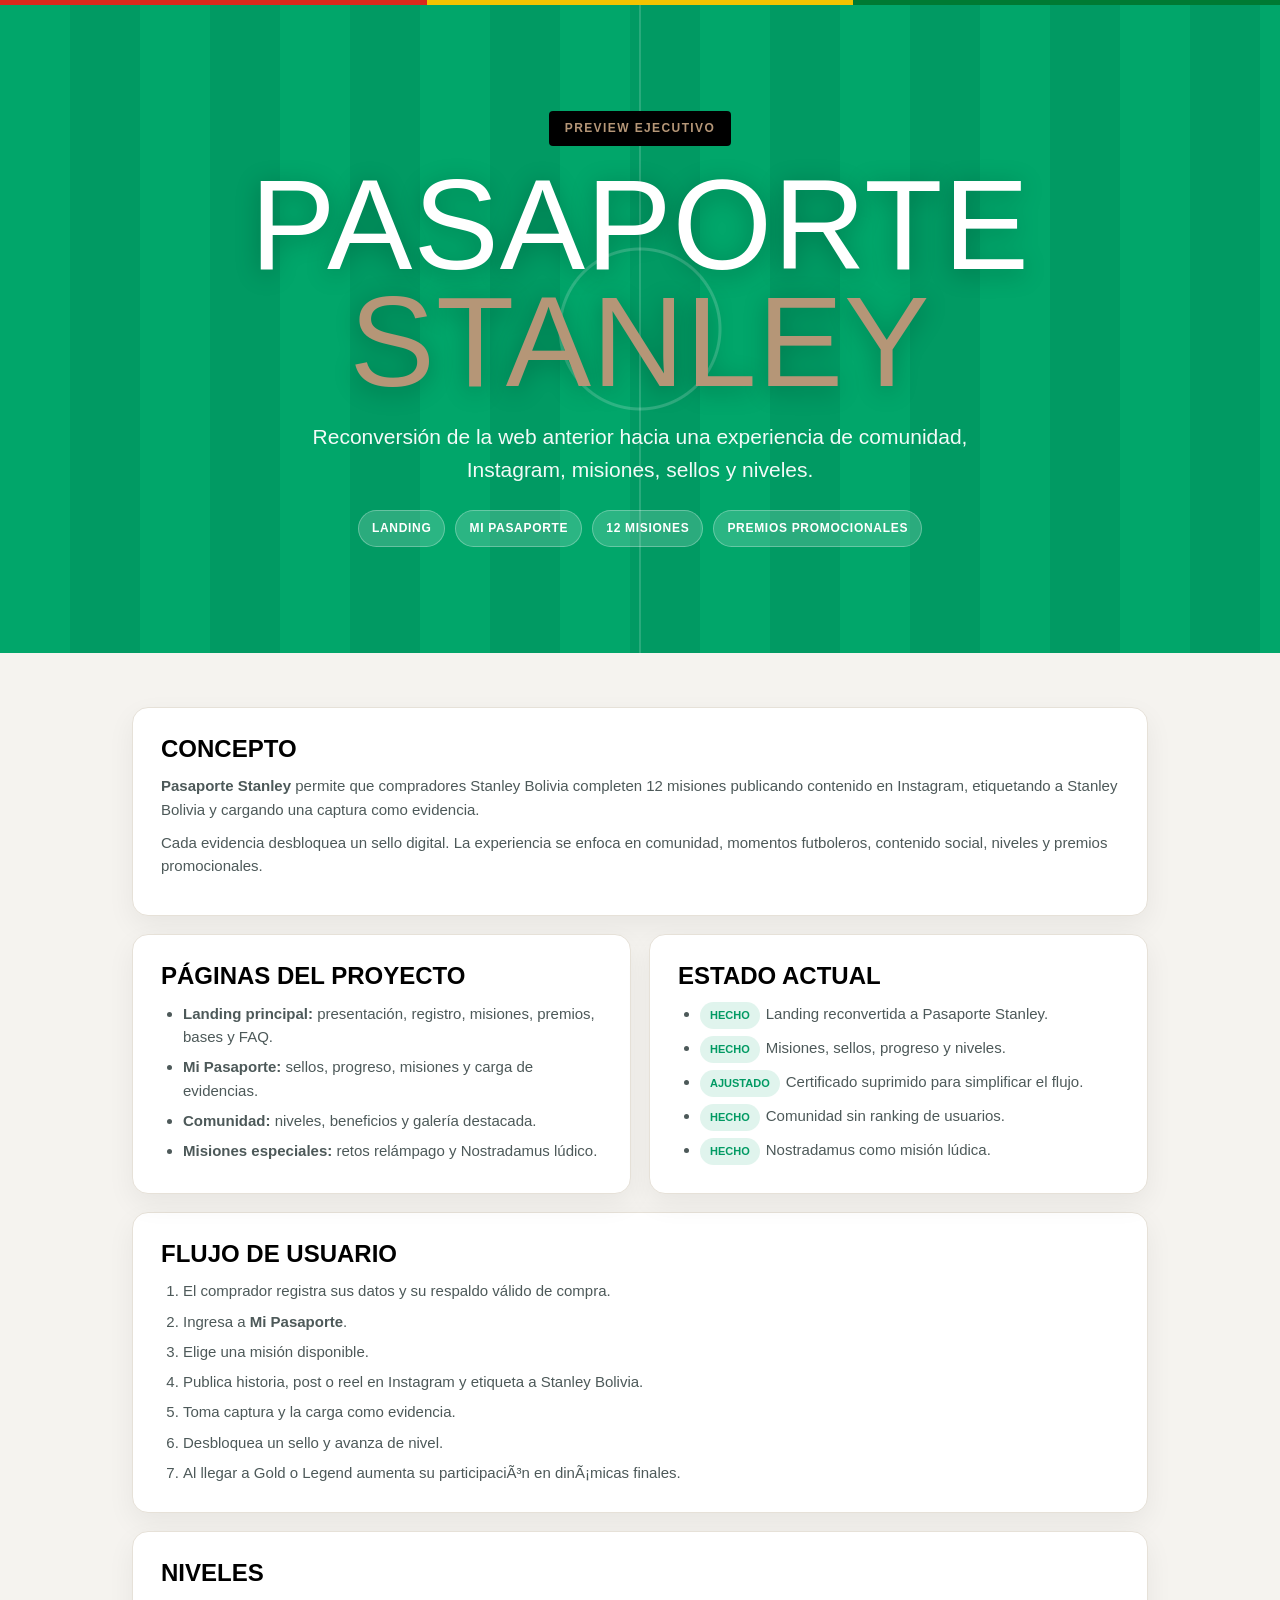
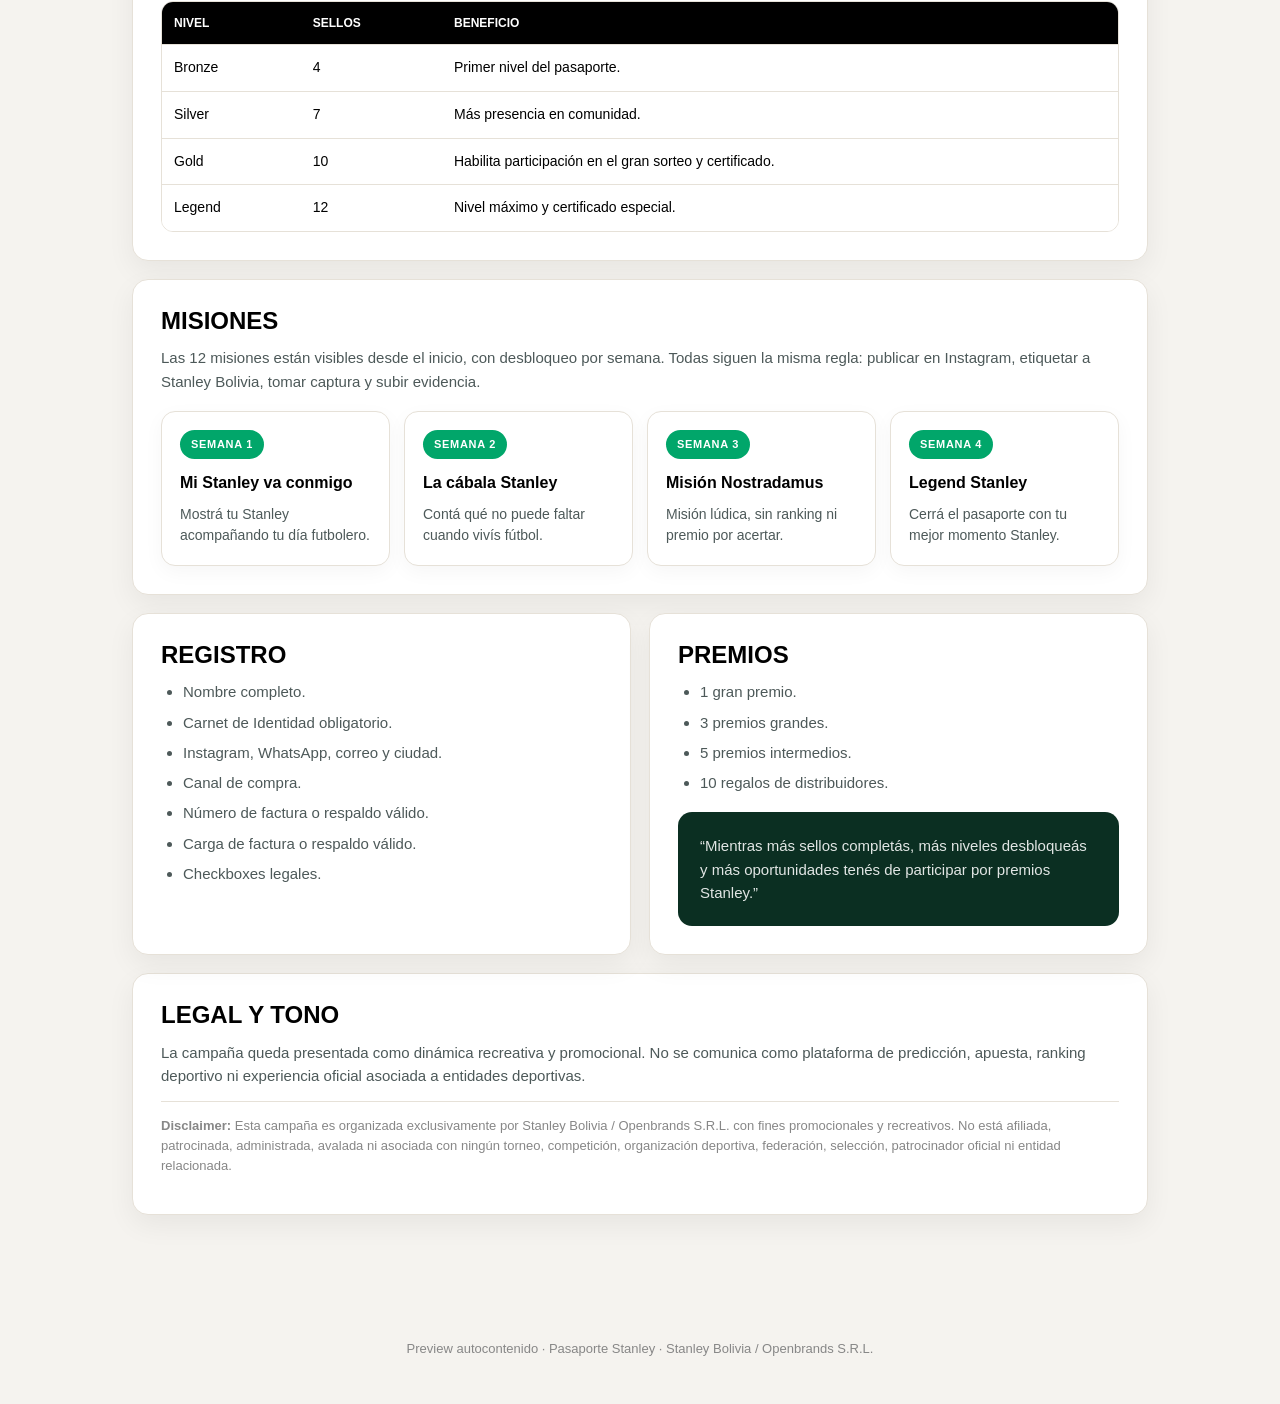
<file: pasaporte-stanley-preview-autocontenido.html>
<!doctype html>
<html lang="es">
<head>
<meta charset="utf-8">
<meta name="viewport" content="width=device-width, initial-scale=1">
<title>Preview · Pasaporte Stanley</title>
<style>
  :root{
    --green:#01A66A;
    --green-2:#019A63;
    --green-dark:#03301f;
    --green-deep:#022417;
    --tan:#b59677;
    --tan-dark:#9c7e5f;
    --ink:#000;
    --paper:#fff;
    --mist:#f5f3ef;
    --line:#e6e1d8;
    --text:#4d5959;
    --soft:#878787;
    --red:#DA291C;
    --yellow:#F4C300;
    --bo-green:#007A33;
  }
  *{box-sizing:border-box;margin:0}
  body{font-family:Arial,Helvetica,sans-serif;background:var(--mist);color:var(--text);line-height:1.55}
  .flagbar{height:5px;background:linear-gradient(90deg,var(--red) 0 33.33%,var(--yellow) 33.33% 66.66%,var(--bo-green) 66.66% 100%)}
  .pitch{
    background:
      radial-gradient(circle at 50% 50%,transparent 78px,rgba(255,255,255,.18) 79px 81px,transparent 82px),
      linear-gradient(rgba(255,255,255,.16),rgba(255,255,255,.16)) 50% 0/2px 100% no-repeat,
      repeating-linear-gradient(90deg,var(--green) 0 70px,var(--green-2) 70px 140px);
    color:#fff;
  }
  .cover{min-height:72vh;display:flex;align-items:center;justify-content:center;text-align:center;padding:64px 22px}
  .cover-inner{max-width:920px}
  .brand{display:inline-block;background:#000;color:var(--tan);font-weight:900;text-transform:uppercase;letter-spacing:1.4px;font-size:12px;padding:8px 16px;border-radius:4px}
  h1{font-family:Impact,"Arial Black",Arial,sans-serif;font-weight:400;line-height:.92;letter-spacing:1px;font-size:clamp(58px,13vw,128px);margin:20px 0;text-shadow:0 4px 24px rgba(0,0,0,.25)}
  h1 span{color:var(--tan)}
  .lead{font-size:clamp(16px,2.4vw,21px);max-width:720px;margin:0 auto;color:rgba(255,255,255,.95)}
  .meta{display:flex;gap:10px;justify-content:center;flex-wrap:wrap;margin-top:24px}
  .pill{font-weight:900;font-size:12px;text-transform:uppercase;letter-spacing:.7px;background:rgba(255,255,255,.17);border:1px solid rgba(255,255,255,.28);border-radius:999px;padding:8px 13px;color:#fff}
  main{max-width:1060px;margin:0 auto;padding:54px 22px 76px}
  .card{background:#fff;border:1px solid var(--line);border-radius:16px;padding:28px;margin-bottom:18px;box-shadow:0 10px 28px rgba(0,0,0,.06)}
  h2{font-weight:900;text-transform:uppercase;color:#000;font-size:24px;line-height:1.1;margin-bottom:12px}
  h3{font-weight:900;color:#000;font-size:18px;margin:18px 0 8px}
  p{font-size:15px;margin-bottom:10px}
  ul,ol{padding-left:22px;display:grid;gap:7px}
  li{font-size:15px}
  .grid{display:grid;grid-template-columns:repeat(2,1fr);gap:18px}
  .status{display:inline-block;border-radius:999px;padding:5px 10px;background:rgba(1,166,106,.12);color:var(--green-2);font-weight:900;font-size:11px;text-transform:uppercase;margin-right:6px}
  .table-wrap{overflow:auto;border:1px solid var(--line);border-radius:12px;margin-top:14px}
  table{width:100%;border-collapse:collapse;background:#fff;min-width:560px}
  th{background:#000;color:#fff;text-align:left;font-weight:900;text-transform:uppercase;font-size:12px;padding:12px}
  td{border-top:1px solid var(--line);padding:12px;color:#000;font-size:14px}
  .mission-grid{display:grid;grid-template-columns:repeat(4,1fr);gap:14px;margin-top:18px}
  .mission{background:#fff;border:1px solid var(--line);border-radius:14px;padding:18px;box-shadow:0 6px 20px rgba(0,0,0,.04)}
  .week{display:inline-block;font-weight:900;font-size:11px;text-transform:uppercase;letter-spacing:.7px;color:#fff;background:var(--green);border-radius:999px;padding:6px 11px;margin-bottom:12px}
  .mission h3{font-size:16px;margin:0 0 8px}
  .mission p{font-size:14px;color:var(--text);margin:0}
  .note{background:#0b2f22;color:#fff;border-radius:14px;padding:22px;margin-top:18px}
  .note p{color:rgba(255,255,255,.88);margin:0}
  .legal{font-size:13px;color:var(--soft);border-top:1px solid var(--line);padding-top:14px;margin-top:14px}
  .footer{text-align:center;padding:30px 20px 44px;color:var(--soft);font-size:13px}
  @media(max-width:780px){
    .grid,.mission-grid{grid-template-columns:1fr}
    .cover{min-height:auto;padding:50px 18px}
    .card{padding:22px 18px}
    h1{font-size:clamp(48px,15vw,76px)}
  }
</style>
</head>
<body>
<div class="flagbar"></div>

<section class="cover pitch">
  <div class="cover-inner">
    <span class="brand">Preview ejecutivo</span>
    <h1>PASAPORTE<br><span>STANLEY</span></h1>
    <p class="lead">Reconversión de la web anterior hacia una experiencia de comunidad, Instagram, misiones, sellos y niveles.</p>
    <div class="meta">
      <span class="pill">Landing</span>
      <span class="pill">Mi Pasaporte</span>
      <span class="pill">12 misiones</span>
      <span class="pill">Premios promocionales</span>
    </div>
  </div>
</section>

<main>
  <section class="card">
    <h2>Concepto</h2>
    <p><strong>Pasaporte Stanley</strong> permite que compradores Stanley Bolivia completen 12 misiones publicando contenido en Instagram, etiquetando a Stanley Bolivia y cargando una captura como evidencia.</p>
    <p>Cada evidencia desbloquea un sello digital. La experiencia se enfoca en comunidad, momentos futboleros, contenido social, niveles y premios promocionales.</p>
  </section>

  <div class="grid">
    <section class="card">
      <h2>Páginas del proyecto</h2>
      <ul>
        <li><strong>Landing principal:</strong> presentación, registro, misiones, premios, bases y FAQ.</li>
        <li><strong>Mi Pasaporte:</strong> sellos, progreso, misiones y carga de evidencias.</li>
        <li><strong>Comunidad:</strong> niveles, beneficios y galería destacada.</li>
        <li><strong>Misiones especiales:</strong> retos relámpago y Nostradamus lúdico.</li>
      </ul>
    </section>

    <section class="card">
      <h2>Estado actual</h2>
      <ul>
        <li><span class="status">Hecho</span>Landing reconvertida a Pasaporte Stanley.</li>
        <li><span class="status">Hecho</span>Misiones, sellos, progreso y niveles.</li>
        <li><span class="status">Ajustado</span>Certificado suprimido para simplificar el flujo.</li>
        <li><span class="status">Hecho</span>Comunidad sin ranking de usuarios.</li>
        <li><span class="status">Hecho</span>Nostradamus como misión lúdica.</li>
      </ul>
    </section>
  </div>

  <section class="card">
    <h2>Flujo de usuario</h2>
    <ol>
      <li>El comprador registra sus datos y su respaldo válido de compra.</li>
      <li>Ingresa a <strong>Mi Pasaporte</strong>.</li>
      <li>Elige una misión disponible.</li>
      <li>Publica historia, post o reel en Instagram y etiqueta a Stanley Bolivia.</li>
      <li>Toma captura y la carga como evidencia.</li>
      <li>Desbloquea un sello y avanza de nivel.</li>
      <li>Al llegar a Gold o Legend aumenta su participaciÃ³n en dinÃ¡micas finales.</li>
    </ol>
  </section>

  <section class="card">
    <h2>Niveles</h2>
    <div class="table-wrap">
      <table>
        <thead><tr><th>Nivel</th><th>Sellos</th><th>Beneficio</th></tr></thead>
        <tbody>
          <tr><td>Bronze</td><td>4</td><td>Primer nivel del pasaporte.</td></tr>
          <tr><td>Silver</td><td>7</td><td>Más presencia en comunidad.</td></tr>
          <tr><td>Gold</td><td>10</td><td>Habilita participación en el gran sorteo y certificado.</td></tr>
          <tr><td>Legend</td><td>12</td><td>Nivel máximo y certificado especial.</td></tr>
        </tbody>
      </table>
    </div>
  </section>

  <section class="card">
    <h2>Misiones</h2>
    <p>Las 12 misiones están visibles desde el inicio, con desbloqueo por semana. Todas siguen la misma regla: publicar en Instagram, etiquetar a Stanley Bolivia, tomar captura y subir evidencia.</p>
    <div class="mission-grid">
      <article class="mission"><span class="week">Semana 1</span><h3>Mi Stanley va conmigo</h3><p>Mostrá tu Stanley acompañando tu día futbolero.</p></article>
      <article class="mission"><span class="week">Semana 2</span><h3>La cábala Stanley</h3><p>Contá qué no puede faltar cuando vivís fútbol.</p></article>
      <article class="mission"><span class="week">Semana 3</span><h3>Misión Nostradamus</h3><p>Misión lúdica, sin ranking ni premio por acertar.</p></article>
      <article class="mission"><span class="week">Semana 4</span><h3>Legend Stanley</h3><p>Cerrá el pasaporte con tu mejor momento Stanley.</p></article>
    </div>
  </section>

  <div class="grid">
    <section class="card">
      <h2>Registro</h2>
      <ul>
        <li>Nombre completo.</li>
        <li>Carnet de Identidad obligatorio.</li>
        <li>Instagram, WhatsApp, correo y ciudad.</li>
        <li>Canal de compra.</li>
        <li>Número de factura o respaldo válido.</li>
        <li>Carga de factura o respaldo válido.</li>
        <li>Checkboxes legales.</li>
      </ul>
    </section>

    <section class="card">
      <h2>Premios</h2>
      <ul>
        <li>1 gran premio.</li>
        <li>3 premios grandes.</li>
        <li>5 premios intermedios.</li>
        <li>10 regalos de distribuidores.</li>
      </ul>
      <div class="note">
        <p>“Mientras más sellos completás, más niveles desbloqueás y más oportunidades tenés de participar por premios Stanley.”</p>
      </div>
    </section>
  </div>

  <section class="card">
    <h2>Legal y tono</h2>
    <p>La campaña queda presentada como dinámica recreativa y promocional. No se comunica como plataforma de predicción, apuesta, ranking deportivo ni experiencia oficial asociada a entidades deportivas.</p>
    <p class="legal"><strong>Disclaimer:</strong> Esta campaña es organizada exclusivamente por Stanley Bolivia / Openbrands S.R.L. con fines promocionales y recreativos. No está afiliada, patrocinada, administrada, avalada ni asociada con ningún torneo, competición, organización deportiva, federación, selección, patrocinador oficial ni entidad relacionada.</p>
  </section>
</main>

<div class="footer">Preview autocontenido · Pasaporte Stanley · Stanley Bolivia / Openbrands S.R.L.</div>
</body>
</html>
</file>
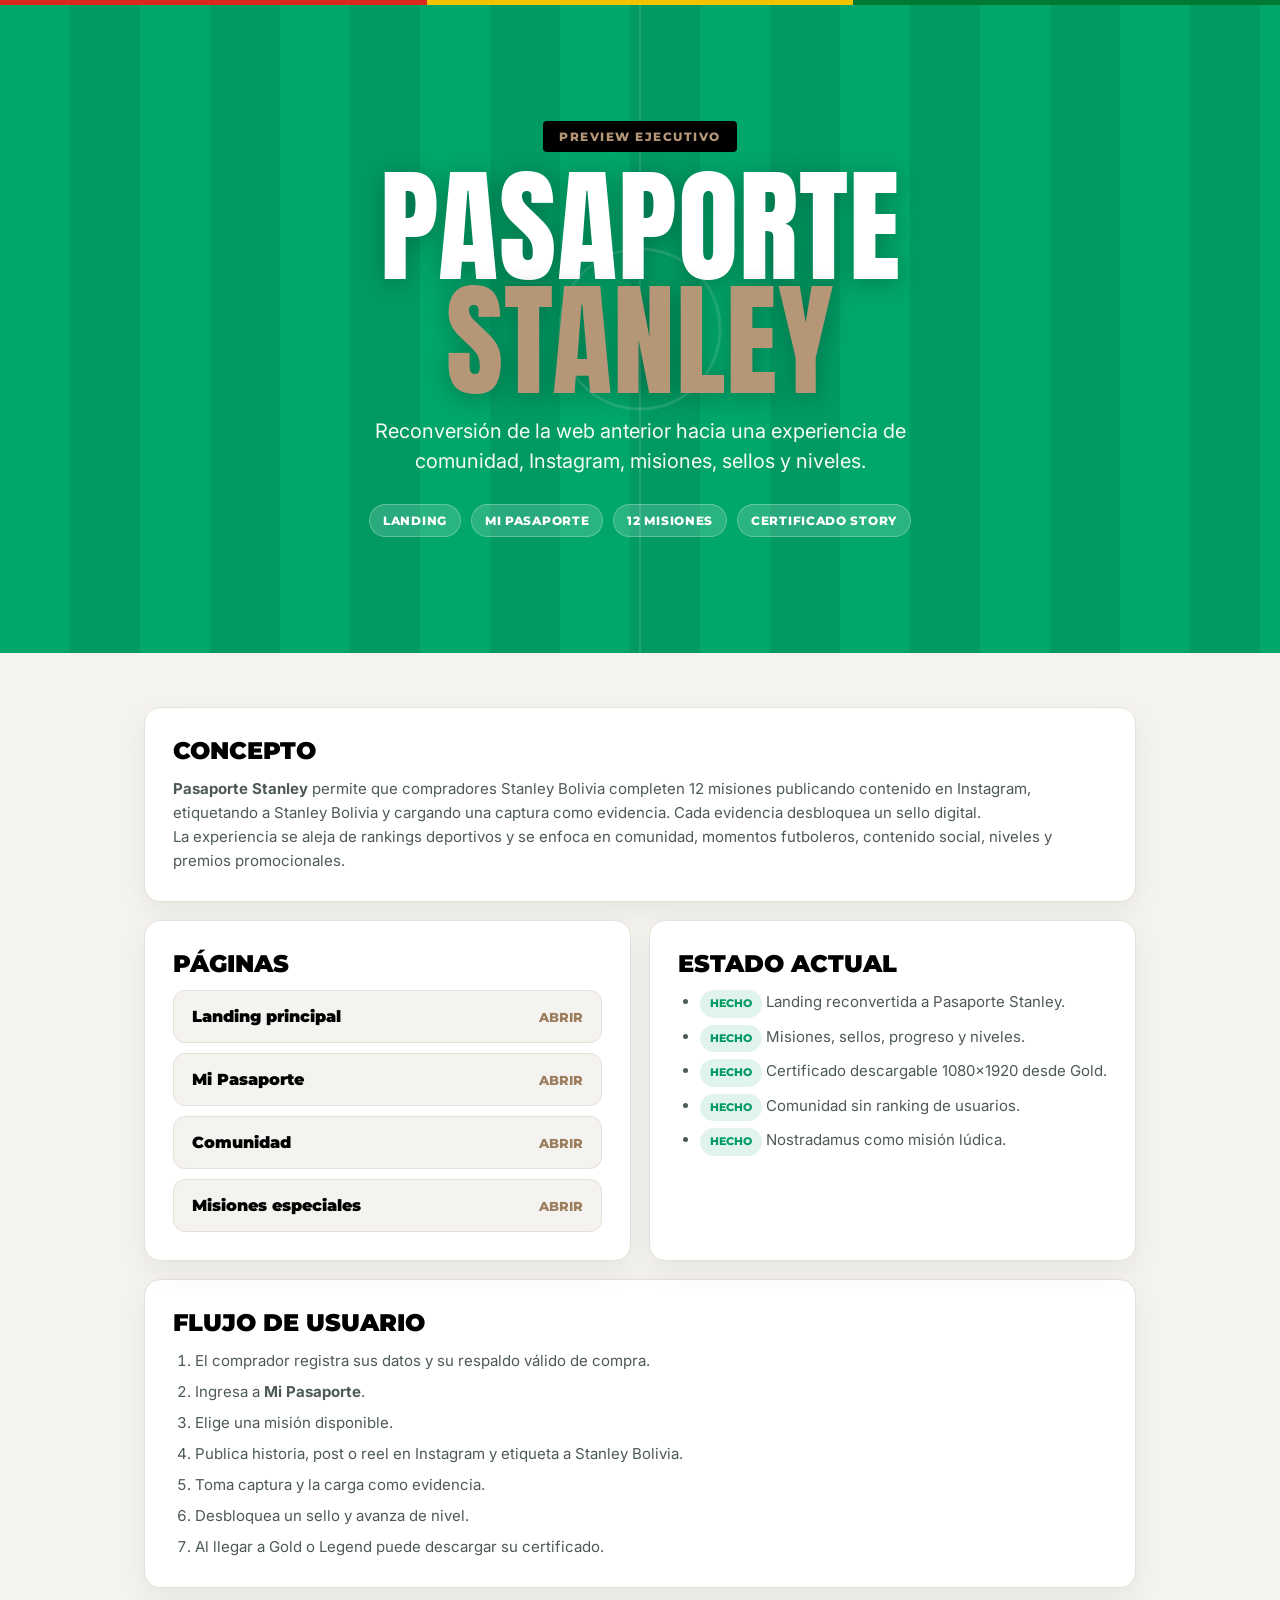
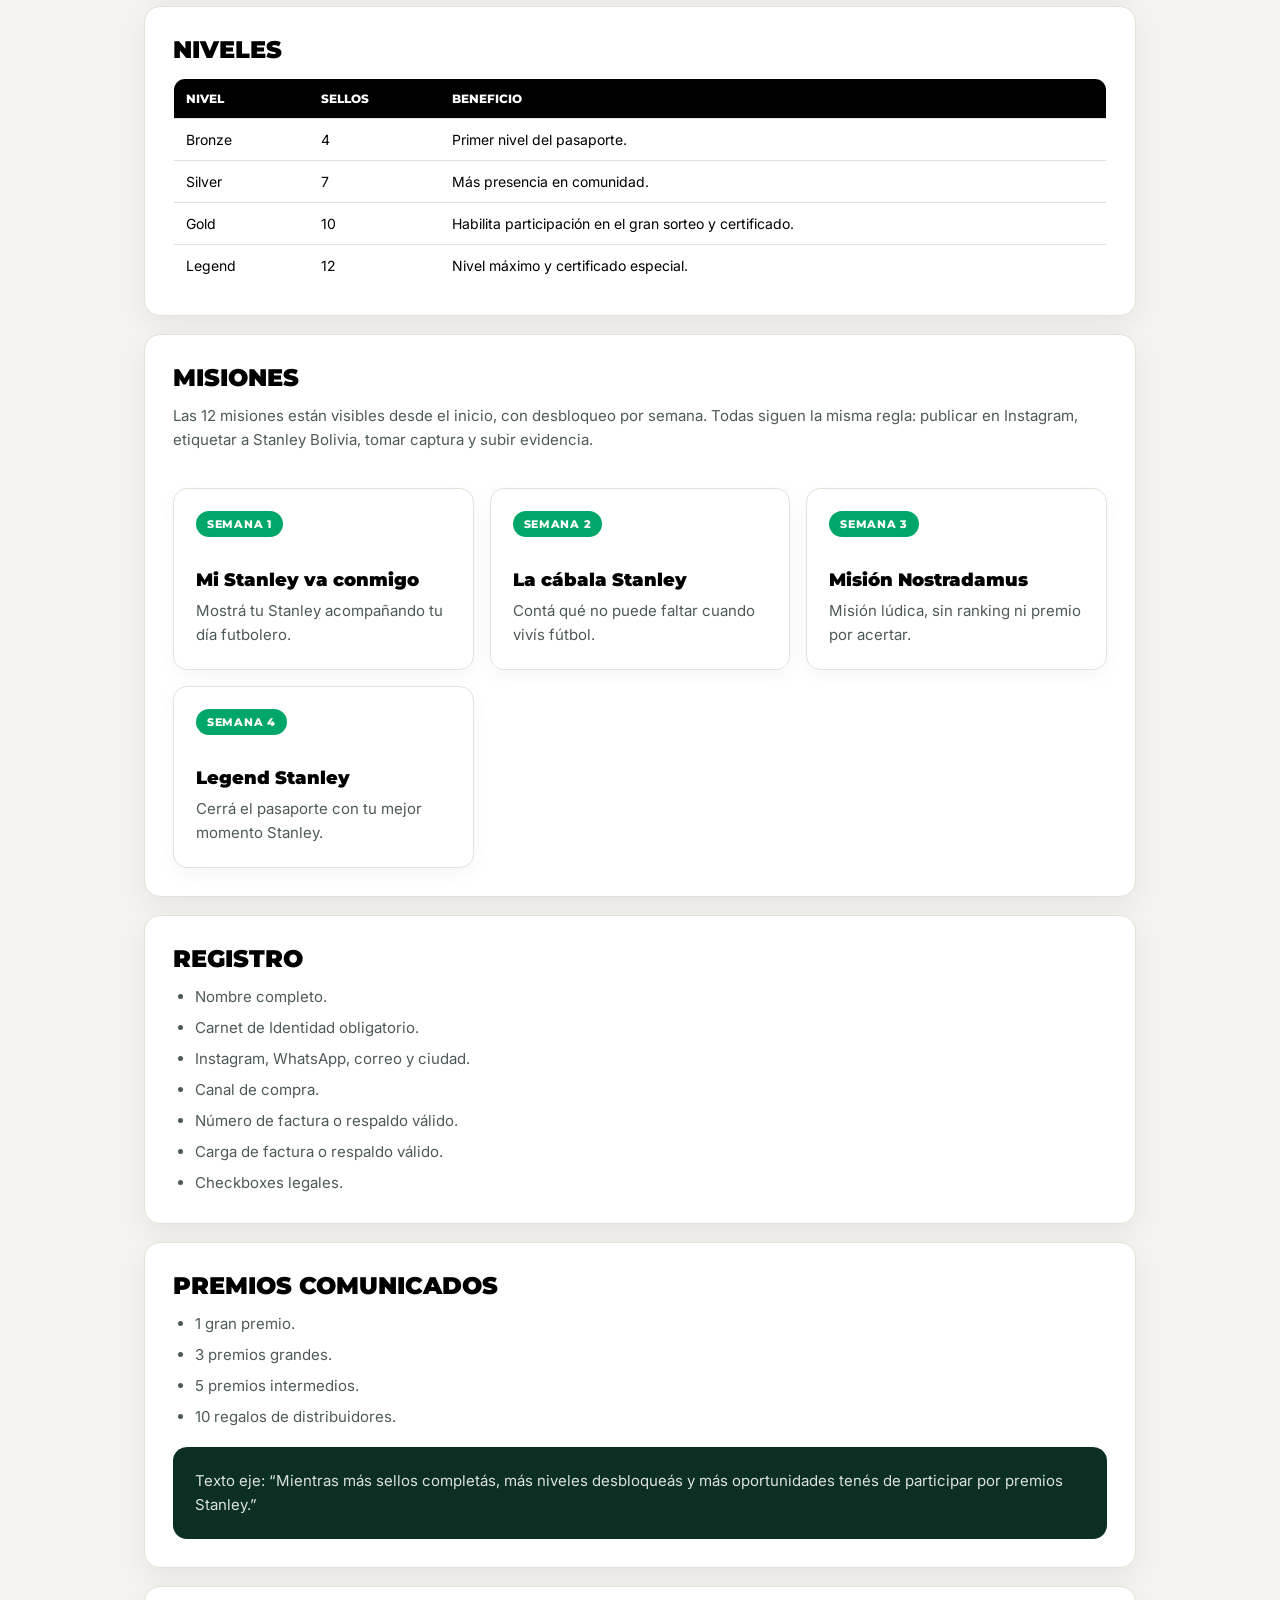
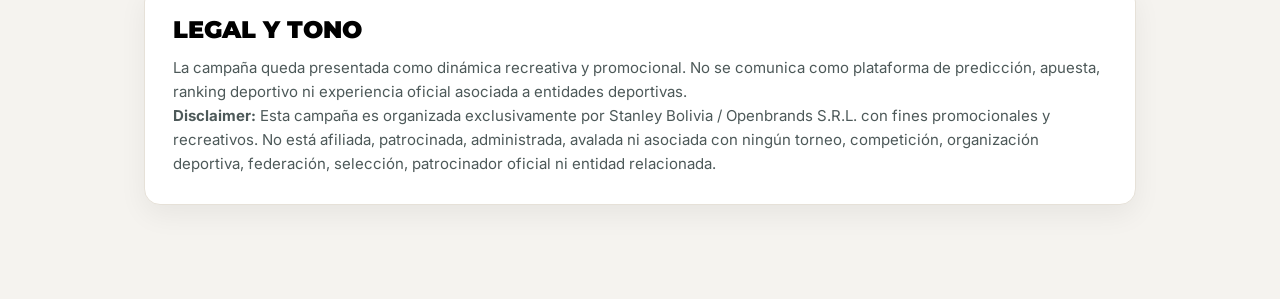
<file: preview-pasaporte-stanley.html>
<!doctype html>
<html lang="es">
<head>
<meta charset="utf-8" />
<meta name="viewport" content="width=device-width, initial-scale=1" />
<title>Preview · Pasaporte Stanley</title>
<meta name="description" content="Preview ejecutivo del proyecto Pasaporte Stanley." />
<link rel="icon" type="image/svg+xml" href="assets/favicon.svg" />
<link rel="preconnect" href="https://fonts.googleapis.com" />
<link rel="preconnect" href="https://fonts.gstatic.com" crossorigin />
<link href="https://fonts.googleapis.com/css2?family=Anton&family=Montserrat:wght@600;700;800;900&family=Inter:wght@400;500;600;700&display=swap" rel="stylesheet" />
<link rel="stylesheet" href="styles.css" />
<style>
  body{background:#f5f3ef}
  .preview-cover{min-height:72vh;display:flex;align-items:center;justify-content:center;text-align:center;padding:60px 24px}
  .preview-cover__inner{position:relative;z-index:2;max-width:900px}
  .preview-meta{display:flex;gap:10px;justify-content:center;flex-wrap:wrap;margin-top:20px}
  .preview-pill{font-family:'Montserrat',sans-serif;font-weight:800;font-size:12px;text-transform:uppercase;letter-spacing:.7px;background:rgba(255,255,255,.16);border:1px solid rgba(255,255,255,.26);color:#fff;border-radius:999px;padding:8px 13px}
  .preview-doc{max-width:1040px;margin:0 auto;padding:54px 24px 76px}
  .preview-card{background:#fff;border:1px solid var(--line-soft);border-radius:16px;padding:28px;margin-bottom:18px;box-shadow:0 10px 28px rgba(0,0,0,.06)}
  .preview-card h2{font-family:'Montserrat',sans-serif;font-weight:900;text-transform:uppercase;color:#000;font-size:24px;margin-bottom:12px}
  .preview-card h3{font-family:'Montserrat',sans-serif;font-weight:900;color:#000;font-size:18px;margin:20px 0 8px}
  .preview-card p,.preview-card li{font-size:15px;line-height:1.6;color:var(--text)}
  .preview-card ul,.preview-card ol{padding-left:22px;display:grid;gap:7px}
  .preview-grid{display:grid;grid-template-columns:repeat(2,1fr);gap:18px}
  .preview-link{display:flex;align-items:center;justify-content:space-between;gap:14px;text-decoration:none;background:var(--mist);border:1px solid var(--line-soft);border-radius:12px;padding:16px 18px;margin-top:10px}
  .preview-link strong{font-family:'Montserrat',sans-serif;font-weight:900;color:#000}
  .preview-link span{font-family:'Montserrat',sans-serif;font-weight:800;color:var(--tan-dark);font-size:13px;text-transform:uppercase}
  .preview-table{width:100%;border-collapse:collapse;margin-top:14px;background:#fff;border:1px solid var(--line-soft);border-radius:12px;overflow:hidden}
  .preview-table th{background:#000;color:#fff;text-align:left;font-family:'Montserrat',sans-serif;font-weight:800;text-transform:uppercase;font-size:12px;padding:12px}
  .preview-table td{border-top:1px solid var(--line-soft);padding:12px;color:#000;font-size:14px}
  .preview-status{display:inline-block;border-radius:999px;padding:5px 10px;background:rgba(1,166,106,.12);color:var(--green-2);font-family:'Montserrat',sans-serif;font-weight:800;font-size:11px;text-transform:uppercase}
  .preview-note{background:#0b2f22;color:#fff;border-radius:14px;padding:22px;margin-top:18px}
  .preview-note p{color:rgba(255,255,255,.86);margin:0}
  @media(max-width:720px){.preview-grid{grid-template-columns:1fr}.preview-cover{min-height:auto}.preview-card{padding:22px 18px}}
</style>
</head>
<body>
<div class="flagbar" aria-hidden="true"></div>

<section class="preview-cover pitch">
  <div class="preview-cover__inner">
    <span class="kicker">Preview ejecutivo</span>
    <h1 class="display">PASAPORTE<br><span class="display__accent">STANLEY</span></h1>
    <p class="hero__lead">Reconversión de la web anterior hacia una experiencia de comunidad, Instagram, misiones, sellos y niveles.</p>
    <div class="preview-meta">
      <span class="preview-pill">Landing</span>
      <span class="preview-pill">Mi Pasaporte</span>
      <span class="preview-pill">12 misiones</span>
      <span class="preview-pill">Certificado Story</span>
    </div>
  </div>
</section>

<main class="preview-doc">
  <section class="preview-card">
    <h2>Concepto</h2>
    <p><strong>Pasaporte Stanley</strong> permite que compradores Stanley Bolivia completen 12 misiones publicando contenido en Instagram, etiquetando a Stanley Bolivia y cargando una captura como evidencia. Cada evidencia desbloquea un sello digital.</p>
    <p>La experiencia se aleja de rankings deportivos y se enfoca en comunidad, momentos futboleros, contenido social, niveles y premios promocionales.</p>
  </section>

  <div class="preview-grid">
    <section class="preview-card">
      <h2>Páginas</h2>
      <a class="preview-link" href="index.html"><strong>Landing principal</strong><span>Abrir</span></a>
      <a class="preview-link" href="jugar.html"><strong>Mi Pasaporte</strong><span>Abrir</span></a>
      <a class="preview-link" href="ranking.html"><strong>Comunidad</strong><span>Abrir</span></a>
      <a class="preview-link" href="etapa2.html"><strong>Misiones especiales</strong><span>Abrir</span></a>
    </section>

    <section class="preview-card">
      <h2>Estado actual</h2>
      <ul>
        <li><span class="preview-status">Hecho</span> Landing reconvertida a Pasaporte Stanley.</li>
        <li><span class="preview-status">Hecho</span> Misiones, sellos, progreso y niveles.</li>
        <li><span class="preview-status">Hecho</span> Certificado descargable 1080x1920 desde Gold.</li>
        <li><span class="preview-status">Hecho</span> Comunidad sin ranking de usuarios.</li>
        <li><span class="preview-status">Hecho</span> Nostradamus como misión lúdica.</li>
      </ul>
    </section>
  </div>

  <section class="preview-card">
    <h2>Flujo de usuario</h2>
    <ol>
      <li>El comprador registra sus datos y su respaldo válido de compra.</li>
      <li>Ingresa a <strong>Mi Pasaporte</strong>.</li>
      <li>Elige una misión disponible.</li>
      <li>Publica historia, post o reel en Instagram y etiqueta a Stanley Bolivia.</li>
      <li>Toma captura y la carga como evidencia.</li>
      <li>Desbloquea un sello y avanza de nivel.</li>
      <li>Al llegar a Gold o Legend puede descargar su certificado.</li>
    </ol>
  </section>

  <section class="preview-card">
    <h2>Niveles</h2>
    <table class="preview-table">
      <thead><tr><th>Nivel</th><th>Sellos</th><th>Beneficio</th></tr></thead>
      <tbody>
        <tr><td>Bronze</td><td>4</td><td>Primer nivel del pasaporte.</td></tr>
        <tr><td>Silver</td><td>7</td><td>Más presencia en comunidad.</td></tr>
        <tr><td>Gold</td><td>10</td><td>Habilita participación en el gran sorteo y certificado.</td></tr>
        <tr><td>Legend</td><td>12</td><td>Nivel máximo y certificado especial.</td></tr>
      </tbody>
    </table>
  </section>

  <section class="preview-card">
    <h2>Misiones</h2>
    <p>Las 12 misiones están visibles desde el inicio, con desbloqueo por semana. Todas siguen la misma regla: publicar en Instagram, etiquetar a Stanley Bolivia, tomar captura y subir evidencia.</p>
    <div class="mission-grid mission-grid--compact">
      <article class="mission-card"><span class="mission-card__week">Semana 1</span><h3>Mi Stanley va conmigo</h3><p>Mostrá tu Stanley acompañando tu día futbolero.</p></article>
      <article class="mission-card"><span class="mission-card__week">Semana 2</span><h3>La cábala Stanley</h3><p>Contá qué no puede faltar cuando vivís fútbol.</p></article>
      <article class="mission-card"><span class="mission-card__week">Semana 3</span><h3>Misión Nostradamus</h3><p>Misión lúdica, sin ranking ni premio por acertar.</p></article>
      <article class="mission-card"><span class="mission-card__week">Semana 4</span><h3>Legend Stanley</h3><p>Cerrá el pasaporte con tu mejor momento Stanley.</p></article>
    </div>
  </section>

  <section class="preview-card">
    <h2>Registro</h2>
    <ul>
      <li>Nombre completo.</li>
      <li>Carnet de Identidad obligatorio.</li>
      <li>Instagram, WhatsApp, correo y ciudad.</li>
      <li>Canal de compra.</li>
      <li>Número de factura o respaldo válido.</li>
      <li>Carga de factura o respaldo válido.</li>
      <li>Checkboxes legales.</li>
    </ul>
  </section>

  <section class="preview-card">
    <h2>Premios comunicados</h2>
    <ul>
      <li>1 gran premio.</li>
      <li>3 premios grandes.</li>
      <li>5 premios intermedios.</li>
      <li>10 regalos de distribuidores.</li>
    </ul>
    <div class="preview-note">
      <p>Texto eje: “Mientras más sellos completás, más niveles desbloqueás y más oportunidades tenés de participar por premios Stanley.”</p>
    </div>
  </section>

  <section class="preview-card">
    <h2>Legal y tono</h2>
    <p>La campaña queda presentada como dinámica recreativa y promocional. No se comunica como plataforma de predicción, apuesta, ranking deportivo ni experiencia oficial asociada a entidades deportivas.</p>
    <p><strong>Disclaimer:</strong> Esta campaña es organizada exclusivamente por Stanley Bolivia / Openbrands S.R.L. con fines promocionales y recreativos. No está afiliada, patrocinada, administrada, avalada ni asociada con ningún torneo, competición, organización deportiva, federación, selección, patrocinador oficial ni entidad relacionada.</p>
  </section>
</main>
</body>
</html>
</file>
<file: styles.css>
:root{
  /* cancha (hero/registro/footer) */
  --green:#01A66A; --green-2:#019A63; --green-dark:#03301f; --green-deep:#022417;
  /* Stanley (acento de marca y neutros de la tienda) */
  --tan:#b59677; --tan-dark:#9c7e5f; --bright:#2BE08A;
  --ink:#000000; --paper:#fff; --mist:#f5f3ef; --line-soft:#e6e1d8;
  --text:#4d5959; --text-soft:#878787;
  /* Bolivia (guiño Convocados) */
  --bo-red:#DA291C; --bo-yellow:#F4C300; --bo-green:#007A33;
  --line:rgba(255,255,255,.14); --line-strong:rgba(255,255,255,.28);
  --shadow:0 18px 50px rgba(0,0,0,.12);
  --r:14px;
}
*{box-sizing:border-box;margin:0}
html{scroll-behavior:smooth}
html{overflow-x:hidden}
body{font-family:'Inter',system-ui,sans-serif;color:var(--text);background:var(--paper);-webkit-font-smoothing:antialiased;overflow-x:hidden}
img{max-width:100%;display:block}
a{color:inherit}

/* banderas por imagen (reemplazan emojis, que no renderizan en Windows)
   tamaño FIJO + object-fit:cover → todas uniformes sin importar su proporción */
.flagimg{width:24px;height:16px;object-fit:cover;border-radius:2px;display:inline-block;flex:0 0 auto;
  vertical-align:-3px;background:#e9e9e9;box-shadow:0 0 0 1px rgba(0,0,0,.12)}
.mname .flagimg{width:27px;height:18px;margin-right:6px;vertical-align:-4px}
.cb__team .flagimg{width:45px;height:30px;vertical-align:-6px;box-shadow:0 0 0 1px rgba(255,255,255,.4)}

/* franja bandera Bolivia (guiño Convocados) */
.flagbar{height:5px;width:100%;
  background:linear-gradient(90deg,var(--bo-red) 0 33.33%,var(--bo-yellow) 33.33% 66.66%,var(--bo-green) 66.66% 100%)}

/* ---- cancha ---- */
.pitch{
  background:
    repeating-linear-gradient(90deg,var(--green) 0 70px,var(--green-2) 70px 140px);
  position:relative;color:var(--paper);overflow:hidden;
}
.pitch::before{ /* marcas de cancha */
  content:"";position:absolute;inset:0;pointer-events:none;
  background:
    radial-gradient(circle at 50% 50%,transparent 78px,var(--line) 79px 81px,transparent 82px),
    linear-gradient(var(--line),var(--line)) 50% 0/2px 100% no-repeat;
  opacity:.9;
}
.pitch--dark{
  background:
    repeating-linear-gradient(90deg,var(--green-dark) 0 70px,var(--green-deep) 70px 140px);
}

/* ---- nav (estilo tienda: negro, limpio) ---- */
.nav{position:sticky;top:0;z-index:50;display:flex;align-items:center;justify-content:space-between;
  gap:16px;padding:14px 24px;background:var(--ink)}
.nav__logo{height:32px;width:auto}
.nav__links{display:flex;align-items:center;gap:22px}
.nav__link{font-family:'Montserrat',sans-serif;font-weight:700;text-transform:uppercase;letter-spacing:1px;
  font-size:12.5px;color:#fff;text-decoration:none;opacity:.9;transition:color .15s,opacity .15s}
.nav__link:hover{color:var(--tan);opacity:1}
/* link "Etapa 2" del nav: sólo visible en fase eliminatorias */
.nav__link--etapa2{display:none}
[data-phase="eliminatorias"] .nav__link--etapa2{display:inline-flex;align-items:center;gap:7px;color:var(--tan)}
.nav__link--etapa2::before{content:"";width:8px;height:8px;border-radius:50%;background:#2BE08A;
  box-shadow:0 0 0 3px rgba(43,224,138,.25)}

/* ---- banner de fase (home consciente de fase) ---- */
.phase-banner{display:none;text-decoration:none}
[data-phase="eliminatorias"] .phase-banner{display:flex;align-items:center;justify-content:center;gap:14px;flex-wrap:wrap;
  background:linear-gradient(90deg,var(--green-deep),var(--green));color:#fff;padding:13px 20px;
  font-family:'Montserrat',sans-serif;font-weight:800;font-size:14px;text-align:center}
.phase-banner__cta{background:#fff;color:var(--green-deep);border-radius:999px;padding:8px 16px;
  font-weight:900;font-size:13px;white-space:nowrap}
/* en eliminatorias, el home oculta el foco de inscripción y muestra el de partidos
   (selector con html[...] para ganarle en especificidad a .hero__cta/.countdown) */
html:not([data-phase="eliminatorias"]) .only-eliminatorias{display:none}
html[data-phase="eliminatorias"] .only-inscripcion{display:none}

/* ---- botones (estilo Stanley: taupe, Montserrat, radio sobrio) ---- */
.btn{display:inline-block;background:var(--tan);color:#fff;font-family:'Montserrat',sans-serif;
  font-weight:800;text-decoration:none;text-transform:uppercase;letter-spacing:1px;
  padding:14px 28px;border-radius:6px;border:0;cursor:pointer;transition:transform .15s,background .15s;font-size:14px}
.btn:hover{transform:translateY(-2px);background:var(--tan-dark)}
.btn--sm{padding:9px 18px;font-size:12px}
.btn--lg{padding:17px 40px;font-size:16px}
.btn--full{width:100%}
.btn--ghost{background:transparent;border:2px solid #fff;color:#fff}
.btn--ghost:hover{background:#fff;color:var(--ink)}
.btn:disabled{opacity:.5;cursor:not-allowed;transform:none}

/* ---- hero (cancha) ---- */
.hero{min-height:92vh;display:flex;align-items:center;justify-content:center;text-align:center;padding:60px 24px}
.hero__inner{position:relative;z-index:2;max-width:760px}
.kicker{display:inline-block;background:var(--ink);color:var(--tan);font-family:'Montserrat',sans-serif;
  font-weight:800;text-transform:uppercase;letter-spacing:1.5px;font-size:12px;padding:8px 16px;border-radius:4px}
.kicker--dark{background:var(--tan);color:var(--ink)}
.display{font-family:'Anton',sans-serif;font-weight:400;line-height:.92;letter-spacing:1px;
  font-size:clamp(54px,12vw,124px);margin:18px 0;text-shadow:0 4px 24px rgba(0,0,0,.25)}
.display__accent{color:var(--tan)}
.hero__lead{font-size:clamp(16px,2.4vw,20px);line-height:1.5;max-width:620px;margin:0 auto 28px;opacity:.96}
.hero__cta{display:flex;gap:14px;justify-content:center;flex-wrap:wrap;margin-top:6px}

.countdown{display:flex;gap:10px;justify-content:center;margin:8px 0 4px}
.cd__item{background:rgba(0,0,0,.32);backdrop-filter:blur(4px);border:1px solid var(--line-strong);
  border-radius:12px;padding:12px 6px;min-width:74px}
.cd__item span{display:block;font-family:'Anton',sans-serif;font-size:38px;line-height:1}
.cd__item small{text-transform:uppercase;letter-spacing:1px;font-size:11px;opacity:.85}
.countdown__label{text-transform:uppercase;letter-spacing:2px;font-size:12px;opacity:.85;margin:10px 0 26px}
.hero__legal{margin-top:24px;font-size:12px;opacity:.78;max-width:560px;margin-inline:auto;line-height:1.5}

/* ---- secciones (neutro Stanley) ---- */
.section{padding:84px 24px;max-width:1120px;margin:0 auto}
.section--cream{background:var(--mist);max-width:none}
.section--cream>*{max-width:1120px;margin-inline:auto}
.h2{font-family:'Montserrat',sans-serif;font-weight:900;font-size:clamp(30px,5vw,52px);
  letter-spacing:-.5px;text-align:center;line-height:1.04;text-transform:uppercase;color:var(--ink)}
.h2--light{color:var(--paper)}
.section__lead{text-align:center;max-width:680px;margin:16px auto 0;font-size:18px;line-height:1.55;color:var(--text)}
.section__foot{text-align:center;margin-top:28px;font-weight:600;color:var(--text)}

/* ---- pasos ---- */
.steps{display:grid;grid-template-columns:repeat(4,1fr);gap:18px;margin-top:46px}
.step{background:var(--paper);border:1px solid var(--line-soft);border-radius:var(--r);padding:26px 22px;
  box-shadow:0 6px 20px rgba(0,0,0,.04)}
.step__n{display:inline-grid;place-items:center;width:42px;height:42px;border-radius:50%;
  background:var(--tan);color:#fff;font-family:'Montserrat',sans-serif;font-weight:900;font-size:20px;margin-bottom:14px}
.step h3{font-family:'Montserrat',sans-serif;font-weight:800;font-size:18px;margin-bottom:8px;color:var(--ink)}
.step p{color:var(--text);line-height:1.5;font-size:15px}

/* ---- premios ---- */
.prizes{display:grid;grid-template-columns:repeat(3,1fr);gap:22px;margin-top:46px}
.prize{display:flex;flex-direction:column;background:var(--paper);border:1px solid var(--line-soft);
  border-radius:var(--r);overflow:hidden;box-shadow:var(--shadow);text-decoration:none;color:inherit;
  transition:transform .18s ease,box-shadow .18s ease}
.prize:hover{transform:translateY(-5px);box-shadow:0 18px 40px rgba(0,0,0,.14)}
.prize__media{position:relative;height:250px;background:#fff;overflow:hidden}
.prize__img{position:absolute;inset:0;width:100%;height:100%;object-fit:contain;padding:16px;
  opacity:0;transition:opacity .8s ease}
.prize__img.is-active{opacity:1}
.prize__cta{margin-top:auto;padding:2px 18px 18px;font-family:'Montserrat',sans-serif;font-weight:800;
  font-size:13px;color:var(--tan-dark);text-transform:uppercase;letter-spacing:.5px}
.prize:hover .prize__cta{color:var(--green-2)}
.prize .tag{display:block;background:var(--ink);color:var(--tan);font-family:'Montserrat',sans-serif;
  font-weight:800;text-transform:uppercase;letter-spacing:1px;font-size:14px;padding:10px 18px}
.prize h3{font-family:'Montserrat',sans-serif;font-weight:800;font-size:18px;padding:16px 18px 2px;color:var(--ink)}
.prize p{padding:0 18px 18px;color:var(--text-soft)}

/* ---- formulario (tarjeta clara Stanley) ---- */
.form-card{position:relative;z-index:2;max-width:760px;margin:0 auto;background:var(--paper);
  color:var(--text);border-radius:18px;padding:clamp(24px,4vw,46px);box-shadow:var(--shadow)}
.form-card__head{text-align:center;margin-bottom:30px}
.form-card__head .h2{margin:12px 0 8px}
.form-card__head p{color:var(--text-soft)}
.fs{border:0;border-top:1px solid var(--line-soft);padding:26px 0 6px;margin:0}
.fs__legend{font-family:'Montserrat',sans-serif;font-weight:800;font-size:20px;display:flex;align-items:center;gap:12px;padding:0;color:var(--ink)}
.fs__num{display:grid;place-items:center;width:34px;height:34px;border-radius:50%;background:var(--tan);color:#fff;font-family:'Montserrat',sans-serif;font-weight:900;font-size:16px}
.grid2{display:grid;grid-template-columns:1fr 1fr;gap:14px;margin-top:18px}
.field{display:flex;flex-direction:column;gap:7px;font-size:14px;font-weight:600}
.field>span{color:var(--ink)}
.field small{font-weight:400;color:var(--text-soft)}
.field input,.field select{font-family:inherit;font-size:16px;font-weight:500;padding:13px 14px;border:1.5px solid #ddd;
  border-radius:8px;background:#fff;color:var(--ink);outline:none;transition:border-color .15s}
.field input:focus,.field select:focus{border-color:var(--tan)}
.field--file{margin-top:16px}
.field--file input{display:none}
.file-hint{display:flex;align-items:center;justify-content:center;gap:8px;padding:18px;
  border:1.5px dashed #c9bfac;border-radius:8px;background:#fff;color:var(--text-soft);cursor:pointer;font-weight:500}
.file-hint.ok{border-style:solid;border-color:var(--tan);color:var(--tan-dark)}

/* picker selecciones */
.picker{margin:22px 0}
.picker__head{display:flex;align-items:center;justify-content:space-between}
.picker__head h4{font-family:'Montserrat',sans-serif;font-weight:800;font-size:17px;color:var(--ink)}
.counter{font-family:'Montserrat',sans-serif;font-weight:800;background:var(--ink);color:var(--tan);
  padding:6px 14px;border-radius:999px;font-size:14px}
.counter.full{background:var(--green);color:#fff}
.hint{color:var(--text-soft);font-size:13px;margin:6px 0 14px}
.teams{display:grid;grid-template-columns:repeat(auto-fill,minmax(132px,1fr));gap:8px}
.team{display:flex;align-items:center;gap:8px;padding:10px 12px;border:1.5px solid #ddd;border-radius:8px;
  background:#fff;cursor:pointer;font-weight:600;font-size:14px;user-select:none;transition:.12s;color:var(--ink)}
.team:hover{border-color:var(--tan)}
.team.sel{background:var(--green);border-color:var(--green);color:#fff}
.team .flag{font-size:18px;line-height:1}
.team.disabled{opacity:.4;pointer-events:none}

/* chips posición */
.chips{display:flex;flex-wrap:wrap;gap:10px;margin-top:4px}
.chip{font-family:'Montserrat',sans-serif;font-weight:700;font-size:14px;padding:11px 20px;border-radius:999px;
  border:1.5px solid #ddd;background:#fff;cursor:pointer;transition:.12s;color:var(--ink);text-transform:uppercase;letter-spacing:.5px}
.chip:hover{border-color:var(--tan)}
.chip.sel{background:var(--ink);color:var(--tan);border-color:var(--ink)}

.terms{display:flex;gap:12px;align-items:flex-start;margin:26px 0 18px;font-size:14px;color:var(--text);line-height:1.5}
.terms-group{margin:24px 0 18px;display:flex;flex-direction:column;gap:14px}
.terms-group .terms{margin:0}
.terms input{margin-top:2px;flex:0 0 auto;width:18px;height:18px;accent-color:var(--green)}
.hero__deadline{margin-top:18px;display:inline-block;background:rgba(255,255,255,.94);border:1px solid rgba(255,255,255,.78);
  border-radius:999px;padding:10px 20px;font-size:14px;color:var(--ink);box-shadow:0 12px 28px rgba(0,0,0,.2)}
.hero__deadline strong{color:var(--green);font-weight:900}
.form-deadline{margin-top:10px;font-size:13.5px;color:var(--tan-dark);font-weight:700}
.disclaimer{font-size:12px;opacity:.85;line-height:1.6;border-top:1px solid rgba(255,255,255,.15);padding-top:14px;margin-top:6px}
.terms input{margin-top:3px;width:20px;height:20px;accent-color:var(--tan);flex-shrink:0}
.terms a{color:var(--tan-dark);font-weight:700}
.form-note{margin-top:16px;background:var(--mist);border-left:4px solid var(--tan);border-radius:8px;
  padding:11px 14px;font-size:13px;color:var(--text);line-height:1.5}
.form-note b{color:var(--ink)}
.form-error{background:#fdeaea;color:#b3261e;border:1px solid #f3c0bc;border-radius:8px;padding:12px 14px;font-size:14px;font-weight:600;margin-bottom:14px}

/* confirmación */
.confirm{position:relative;z-index:2;max-width:560px;margin:0 auto}
.confirm__card{background:var(--paper);color:var(--text);border-radius:18px;padding:46px 34px;text-align:center;box-shadow:var(--shadow)}
.confirm__check{width:78px;height:78px;border-radius:50%;background:var(--green);color:#fff;display:grid;place-items:center;
  font-size:42px;margin:0 auto 20px}
.confirm__card h2{font-family:'Montserrat',sans-serif;font-weight:900;text-transform:uppercase;font-size:36px;margin-bottom:12px;color:var(--ink)}
.confirm__card p{color:var(--text-soft);margin-bottom:24px;line-height:1.55}

/* footer */
.footer{display:flex;gap:40px;align-items:flex-start;padding:60px 24px;flex-wrap:wrap;justify-content:center}
.footer__logo{height:120px;width:auto;opacity:.95}
.footer__legal{max-width:720px;color:rgba(255,255,255,.82);font-size:13px;line-height:1.6}
.footer__legal h3{font-family:'Montserrat',sans-serif;font-weight:800;color:#fff;font-size:18px;margin-bottom:10px;text-transform:uppercase}
.footer__legal p{margin-bottom:10px}
.footer__legal a{color:var(--tan)}
.footer__copy{opacity:.6;margin-top:8px}

/* leaderboard */
.lb-updated{text-align:center;color:var(--text-soft);font-size:13px;margin-top:6px}
.lb-empty{text-align:center;color:var(--text-soft);font-size:16px;line-height:1.5;max-width:560px;margin:40px auto;
  background:var(--mist);border-radius:14px;padding:30px}
.lb-table{width:100%;max-width:720px;margin:26px auto 0;border-collapse:collapse;font-size:15px}
.lb-table th{font-family:'Montserrat',sans-serif;font-weight:800;text-transform:uppercase;font-size:11px;letter-spacing:.5px;
  color:var(--text-soft);text-align:left;padding:10px 12px;border-bottom:2px solid var(--line-soft)}
.lb-table td{padding:12px;border-bottom:1px solid var(--line-soft);color:var(--ink)}
.lb-pos{font-family:'Montserrat',sans-serif;font-weight:900;width:48px;text-align:center;font-size:17px}
.lb-pts{font-family:'Montserrat',sans-serif;font-weight:900;color:var(--green-2);text-align:right}
.lb-table th:nth-child(4){text-align:right}
.lb-me{background:rgba(181,150,119,.14);outline:2px solid var(--tan)}
.lb-me td:nth-child(2)::after{content:"";color:var(--tan-dark)}
@media(max-width:560px){ .lb-hide{display:none} }

/* ---- bloques informativos de beneficios ---- */
.score-block{max-width:760px;margin:44px auto 0}
.score-block__title{font-family:'Montserrat',sans-serif;font-weight:900;text-transform:uppercase;letter-spacing:.5px;
  font-size:20px;color:var(--ink);text-align:center;margin-bottom:8px}
.score-block__note{text-align:center;color:var(--text-soft);font-size:14px;line-height:1.5;max-width:600px;margin:0 auto 18px}
.score-cards{display:grid;grid-template-columns:1fr 1fr;gap:16px;margin-top:18px}
.score-card{display:flex;align-items:center;gap:16px;background:var(--paper);border:1px solid var(--line-soft);
  border-radius:var(--r);padding:20px 22px;box-shadow:0 6px 20px rgba(0,0,0,.04)}
.score-card__pts{flex:0 0 auto;display:grid;place-items:center;min-width:64px;height:64px;border-radius:12px;
  background:var(--green);color:#fff;font-family:'Anton',sans-serif;font-size:30px;line-height:1}
.score-card__pts--bonus{background:var(--tan)}
.score-card p{color:var(--text);line-height:1.45;font-size:15px}
.score-table{background:var(--paper);border:1px solid var(--line-soft);border-radius:var(--r);overflow:hidden;
  box-shadow:0 6px 20px rgba(0,0,0,.04)}
.score-row{display:grid;grid-template-columns:1fr 84px 84px;align-items:center;gap:14px;padding:14px 22px;
  border-bottom:1px solid var(--line-soft)}
.score-row:last-child{border-bottom:0}
.score-row>span:first-child{font-weight:600;color:var(--ink)}
.score-row--head{background:var(--mist)}
.score-row--head>span{font-family:'Montserrat',sans-serif;font-weight:800;text-transform:uppercase;font-size:11px;
  letter-spacing:.5px;color:var(--text-soft)}
.score-row--head>span:not(:first-child){text-align:center}
.score-v{font-family:'Montserrat',sans-serif;font-weight:900;text-align:center;font-size:17px;color:var(--green-2)}
.score-v--x{color:var(--tan-dark)}
.score-row--final{background:rgba(181,150,119,.12)}
.score-row--final>span:first-child{font-family:'Montserrat',sans-serif;font-weight:800;text-transform:uppercase;letter-spacing:.3px}
.score-row--final .score-v{font-size:20px}

/* ===== secciones del brief (resumen, modalidades, puntos, premios, bases, faq) ===== */
.info-cards{display:grid;grid-template-columns:repeat(3,1fr);gap:20px;margin-top:40px}
.info-card{background:var(--paper);border:1px solid var(--line-soft);border-radius:var(--r);padding:28px 22px;text-align:center;box-shadow:var(--shadow)}
.info-card__ico{font-size:38px;line-height:1}
.info-card__img{display:block;width:74px;height:74px;object-fit:contain;margin:0 auto 14px}
.info-card h3{font-family:'Montserrat',sans-serif;font-weight:800;font-size:18px;color:var(--ink);margin:12px 0 6px}
.info-card p{color:var(--text-soft);font-size:14.5px;line-height:1.5}

.rule-band{max-width:640px;margin:26px auto 0;text-align:center;background:var(--ink);color:#fff;
  font-family:'Montserrat',sans-serif;font-weight:900;text-transform:uppercase;letter-spacing:.5px;
  font-size:clamp(14px,2.4vw,20px);padding:18px 22px;border-radius:14px}

.modos{display:grid;grid-template-columns:1fr 1fr;gap:22px;margin-top:40px;align-items:start}
.modo{background:var(--paper);border:1px solid var(--line-soft);border-radius:18px;padding:30px 26px;box-shadow:var(--shadow)}
.modo--main{border:2px solid var(--green);box-shadow:0 16px 40px rgba(1,166,106,.16)}
.modo__label{display:inline-block;font-family:'Montserrat',sans-serif;font-weight:800;text-transform:uppercase;
  letter-spacing:.6px;font-size:11px;padding:6px 12px;border-radius:999px;background:var(--mist);color:var(--text-soft)}
.modo__label--main{background:var(--green);color:#fff}
.modo__title{font-family:'Montserrat',sans-serif;font-weight:900;text-transform:uppercase;font-size:24px;color:var(--ink);margin:14px 0 12px}
.modo p{color:var(--text);font-size:15px;line-height:1.6;margin-bottom:12px}
.modo__hl{font-weight:700;color:var(--green-2)}
.modo__note{background:var(--mist);border-left:4px solid var(--tan);border-radius:8px;padding:12px 14px;font-weight:600;color:var(--ink)}

.ptable-wrap{max-width:760px;margin:40px auto 0;overflow:hidden;border:1px solid var(--line-soft);border-radius:14px;box-shadow:var(--shadow)}
.ptable{width:100%;border-collapse:collapse;background:var(--paper)}
.ptable th{background:var(--ink);color:#fff;font-family:'Montserrat',sans-serif;font-weight:800;text-transform:uppercase;
  font-size:12px;letter-spacing:.5px;text-align:left;padding:14px 18px}
.ptable td{padding:14px 18px;border-top:1px solid var(--line-soft);font-size:15px;color:var(--ink)}
.ptable td:last-child{font-family:'Montserrat',sans-serif;font-weight:800;color:var(--green-2);white-space:nowrap;text-align:right}
.ptable tr:nth-child(even) td{background:var(--mist)}
.note-card{max-width:760px;margin:22px auto 0;background:var(--mist);border:1px solid var(--line-soft);border-radius:12px;
  padding:16px 18px;font-size:14px;color:var(--text);line-height:1.55}

.newbuyers{max-width:760px;margin:0 auto;text-align:center;background:linear-gradient(160deg,#0c5a3a,#02402a);color:#fff;
  border-radius:20px;padding:40px 30px;box-shadow:var(--shadow)}
.newbuyers .h2{color:#fff;margin-top:10px}
.newbuyers__tag{display:inline-block;font-family:'Montserrat',sans-serif;font-weight:800;text-transform:uppercase;
  letter-spacing:1px;font-size:12px;background:var(--tan);color:#fff;padding:7px 16px;border-radius:999px}
.newbuyers p{color:rgba(255,255,255,.92);line-height:1.6;max-width:560px;margin:10px auto 0}
.newbuyers__note{font-size:13px;color:rgba(255,255,255,.7) !important}

.prize-list{max-width:680px;margin:30px auto 0;list-style:none;padding:0;display:grid;gap:10px}
.prize-list li{background:var(--paper);border:1px solid var(--line-soft);border-radius:10px;padding:13px 18px 13px 44px;
  font-size:15px;color:var(--ink);position:relative}
.prize-list li::before{content:"";position:absolute;left:17px;top:20px;width:9px;height:9px;border-radius:50%;background:var(--tan)}
.prizes__sub{text-align:center;font-family:'Montserrat',sans-serif;font-weight:800;text-transform:uppercase;
  letter-spacing:.5px;font-size:15px;color:var(--text-soft);margin:46px 0 6px}

.rank-preview{max-width:620px;margin:34px auto 0;text-align:center;background:var(--paper);border:1px dashed #c9bfac;
  border-radius:16px;padding:34px 24px;display:flex;flex-direction:column;align-items:center;gap:18px}
.rank-empty{color:var(--text-soft);font-size:15px;margin:0}

.community-strip{
  display:flex;
  align-items:center;
  justify-content:space-between;
  gap:24px;
  max-width:1080px;
  margin:0 auto;
  padding:30px 36px;
  border:1px solid rgba(0,115,73,.22);
  border-radius:16px;
  background:linear-gradient(135deg,#f8fbf6 0%,#eef7f0 100%);
  box-shadow:0 18px 42px rgba(21,39,31,.08);
}
.community-strip__copy{max-width:700px}
.community-strip .h2{
  text-align:left;
  font-size:clamp(28px,4vw,46px);
  margin:8px 0 8px;
}
.community-strip p{
  color:var(--text);
  line-height:1.55;
  font-size:16px;
}

.bases-list{max-width:820px;margin:30px auto 24px;padding-left:20px;display:grid;gap:10px}
.bases-list li{font-size:14.5px;color:var(--text);line-height:1.55}
.bases-list strong{color:var(--ink)}
#bases .btn{display:block;max-width:300px;margin:0 auto}

.bases-modal{border:0;border-radius:18px;max-width:680px;width:92vw;padding:0;box-shadow:0 30px 80px rgba(0,0,0,.4)}
.bases-modal::backdrop{background:rgba(0,0,0,.55)}
.bases-modal__head{position:sticky;top:0;display:flex;align-items:center;justify-content:space-between;background:var(--ink);color:#fff;padding:16px 22px}
.bases-modal__head h3{font-family:'Montserrat',sans-serif;font-weight:800;font-size:18px}
.bases-modal__x{border:0;background:transparent;color:#fff;font-size:28px;line-height:1;cursor:pointer}
.bases-modal__body{padding:22px;max-height:68vh;overflow:auto}
.bases-modal__body p{font-size:14px;color:var(--text);line-height:1.55;margin-bottom:12px}
.bases-modal__body strong{color:var(--ink)}

.faq{max-width:820px;margin:30px auto 0;display:grid;gap:10px}
.faq-item{background:var(--paper);border:1px solid var(--line-soft);border-radius:12px;padding:2px 18px}
.faq-item summary{cursor:pointer;font-family:'Montserrat',sans-serif;font-weight:700;font-size:15px;color:var(--ink);
  padding:16px 0;list-style:none;display:flex;justify-content:space-between;align-items:center;gap:12px}
.faq-item summary::-webkit-details-marker{display:none}
.faq-item summary::after{content:"+";font-size:22px;color:var(--tan);font-weight:400}
.faq-item[open] summary::after{content:"\2013"}
.faq-item p{color:var(--text-soft);font-size:14.5px;line-height:1.6;padding:0 0 16px}

.form-fine{margin-top:14px;font-size:12.5px;color:rgba(255,255,255,.6);text-align:center;line-height:1.5}
.footer__links{font-size:13px;line-height:1.9}
.footer__links a{color:var(--tan)}

/* Pasaporte Stanley */
.passport-levels{display:grid;grid-template-columns:repeat(4,1fr);gap:16px;margin-top:36px}
.level-card{background:#fff;border:1px solid var(--line-soft);border-radius:14px;padding:24px 20px;box-shadow:0 6px 20px rgba(0,0,0,.04)}
.level-card span{display:inline-block;font-family:'Montserrat',sans-serif;font-weight:900;text-transform:uppercase;font-size:12px;letter-spacing:1px;color:var(--tan-dark)}
.level-card strong{display:block;font-family:'Anton',sans-serif;font-size:42px;line-height:1.05;color:var(--ink);margin:12px 0 6px}
.level-card p{font-size:14px;color:var(--text);line-height:1.5}
.level-card--silver{background:linear-gradient(145deg,#ffffff 0%,#eef1f3 48%,#b7c0c7 100%);border-color:#b7c0c7;box-shadow:0 16px 36px rgba(91,103,112,.18)}
.level-card--silver span{color:#57636b}
.level-card--silver strong{color:#13281f}
.level-card--silver p{color:#2f373d}
.level-card--gold{background:linear-gradient(145deg,#fff7df 0%,#f6d989 52%,#c79b35 100%);border-color:#c79b35;box-shadow:0 16px 36px rgba(181,150,119,.26)}
.level-card--gold span{color:#6f4b10}
.level-card--gold strong{color:#13281f}
.level-card--gold p{color:#2f2613}
.level-card--legend{background:var(--ink);border-color:var(--ink)}
.level-card--legend strong,.level-card--legend p{color:#fff}

.mission-grid{display:grid;grid-template-columns:repeat(3,1fr);gap:16px;margin-top:36px}
.mission-card{background:#fff;border:1px solid var(--line-soft);border-radius:14px;padding:22px;box-shadow:0 6px 20px rgba(0,0,0,.04)}
.mission-card__week{display:inline-block;font-family:'Montserrat',sans-serif;font-weight:800;font-size:11px;text-transform:uppercase;letter-spacing:.7px;color:#fff;background:var(--green);border-radius:999px;padding:6px 11px;margin-bottom:12px}
.mission-card h3{font-family:'Montserrat',sans-serif;font-weight:900;color:var(--ink);font-size:18px;margin-bottom:8px}
.mission-card p{font-size:14px;color:var(--text);line-height:1.5}

.gallery-grid{display:grid;grid-template-columns:repeat(4,1fr);gap:16px;margin-top:36px}
.gallery-card{min-height:230px;border-radius:14px;padding:18px;display:flex;flex-direction:column;justify-content:flex-end;color:#fff;background:
  linear-gradient(180deg,rgba(0,0,0,.05),rgba(0,0,0,.82)),
  repeating-linear-gradient(135deg,var(--green) 0 34px,var(--green-2) 34px 68px);box-shadow:var(--shadow);overflow:hidden}
.gallery-card--photo{position:relative;isolation:isolate;background:#102d24;padding:18px}
.gallery-card__media{position:absolute;inset:0;z-index:-1;background:#102d24}
.gallery-card__media::after{content:"";position:absolute;inset:0;background:linear-gradient(180deg,rgba(6,34,26,.02),rgba(6,34,26,.84))}
.gallery-card__img{position:absolute;inset:0;width:100%;height:100%;object-fit:cover;opacity:0;transition:opacity .8s ease}
.gallery-card__img.is-active{opacity:1}
.gallery-card span{align-self:flex-start;background:rgba(255,255,255,.18);border:1px solid rgba(255,255,255,.22);border-radius:999px;padding:5px 10px;font-family:'Montserrat',sans-serif;font-weight:800;font-size:11px;text-transform:uppercase}
.gallery-card strong{font-family:'Montserrat',sans-serif;font-weight:900;font-size:18px;margin-top:auto}
.gallery-card p{margin-top:5px;color:rgba(255,255,255,.76);font-size:13px}

/* tabs y badges heredados */
.rank-tabs{display:flex;gap:8px;justify-content:center;margin:24px 0 10px;flex-wrap:wrap}
.rank-tab{font-family:'Montserrat',sans-serif;font-weight:800;font-size:13px;padding:11px 20px;border-radius:999px;
  border:1.5px solid var(--line-soft);background:#fff;color:var(--text);cursor:pointer;transition:.15s}
.rank-tab:hover{border-color:var(--tan)}
.rank-tab.active{background:var(--ink);color:#fff;border-color:var(--ink)}
.est{display:inline-block;font-family:'Montserrat',sans-serif;font-weight:800;font-size:10.5px;text-transform:uppercase;
  letter-spacing:.4px;padding:3px 9px;border-radius:999px}
.est--ok{background:rgba(1,166,106,.14);color:var(--green-2)}
.est--out{background:rgba(218,41,28,.12);color:#b3261e}
.est--pend{background:var(--mist);color:var(--text-soft)}
.score-block__tag{display:inline-block;font-family:'Montserrat',sans-serif;font-weight:800;font-size:10px;text-transform:uppercase;
  letter-spacing:.5px;padding:4px 10px;border-radius:999px;background:var(--mist);color:var(--text-soft);vertical-align:middle;margin-left:8px}
.score-block__tag--main{background:var(--green);color:#fff}

/* responsive */
@media(max-width:860px){
  .steps{grid-template-columns:1fr 1fr}
  .prizes{grid-template-columns:1fr}
  .modos{grid-template-columns:1fr}
  .passport-levels{grid-template-columns:1fr 1fr}
  .mission-grid{grid-template-columns:1fr 1fr}
  .gallery-grid{grid-template-columns:1fr 1fr}
}
@media(max-width:560px){
  .section{padding:56px 18px}
  .hero{padding:44px 18px;min-height:auto}
  .display{font-size:clamp(30px,9vw,46px);letter-spacing:0}
  .hero__lead{font-size:16px}
  .fs,.field,.field input,.field select{min-width:0}
  .hero__deadline{max-width:100%}
  .hero__cta{flex-direction:column}
  .hero__cta .btn{width:100%}
  .grid2{grid-template-columns:1fr}
  .steps{grid-template-columns:1fr}
  .info-cards{grid-template-columns:1fr}
  .h2{font-size:clamp(24px,6.6vw,34px)}
  .ptable{table-layout:fixed;width:100%}
  .ptable td,.ptable th{padding:12px 12px;font-size:13px}
  .ptable th:first-child,.ptable td:first-child{width:50%}
  .ptable td:last-child{white-space:normal;word-break:break-word}
  .form-card{padding:24px 18px}
  .countdown{flex-wrap:wrap}
  .cd__item{min-width:64px;padding:10px 4px}
  .cd__item span{font-size:30px}
  .teams{grid-template-columns:repeat(auto-fill,minmax(108px,1fr))}
  .nav{gap:8px;padding:12px 14px}
  .nav__logo{height:24px}
  .nav__links{gap:11px}
  .nav__link{font-size:11.5px;letter-spacing:.5px}
  .nav__link--hide-mobile{display:none}
  .footer{gap:24px}
  .score-cards{grid-template-columns:1fr}
  .score-row{grid-template-columns:1fr 58px 58px;padding:12px 16px;gap:8px}
  .score-v,.score-row--final .score-v{font-size:15px}
  .passport-levels,.mission-grid,.gallery-grid{grid-template-columns:1fr}
  .level-card strong{font-size:34px}
  .gallery-card{min-height:190px}
}

.mission-card--locked{position:relative;background:#f7f3ec;border-style:dashed;overflow:hidden}
.mission-card--locked p{filter:blur(1.8px);user-select:none}
.mission-card--locked::after{content:"Bloqueada";position:absolute;right:14px;top:14px;background:var(--ink);color:#fff;border-radius:999px;padding:5px 10px;font-family:'Montserrat',sans-serif;font-weight:800;font-size:10px;text-transform:uppercase;letter-spacing:.5px}
.mission-card--hint p{filter:none;user-select:auto}
.mission-card--special{
  border-color:rgba(185,154,120,.58);
  background:linear-gradient(145deg,#fffaf1,#efe1ce);
}
.mission-card--special::after{
  content:"Especial";
  background:#B99A78;
  color:#111;
}
.mission-card--special .mission-card__week{
  background:#111;
  color:#d1b08d;
}
.mission-card--legend{border-color:var(--tan);box-shadow:0 16px 36px rgba(181,150,119,.18)}


/* FIX ICONOS ROTOS */
.prize-list li::before{content:"" !important;position:absolute;left:17px;top:20px;width:9px;height:9px;border-radius:50%;background:var(--tan)}
/* Banda verde para alternar secciones */
.section--green{max-width:none;background:repeating-linear-gradient(90deg,var(--green-dark) 0 70px,var(--green-deep) 70px 140px);color:#fff;position:relative;overflow:hidden}
.section--green::before{content:"";position:absolute;inset:0;background:linear-gradient(rgba(255,255,255,.12),rgba(255,255,255,.12)) 50% 0/2px 100% no-repeat;opacity:.65;pointer-events:none}
.section--green>*{position:relative;max-width:1120px;margin-inline:auto}
.section--green .h2,.section--green .section__lead{color:#fff}
.section--green .step{background:#fff;color:var(--text);border-color:rgba(255,255,255,.24)}
.section--green .step__n{background:var(--tan)}

/* Recuperar Pasaporte visible */
.nav__link--recover{
  color:var(--tan);
}
.recover-modal{
  position:fixed;
  inset:0;
  z-index:80;
  display:none;
  align-items:center;
  justify-content:center;
  padding:22px;
  max-width:none;
  background:transparent;
}
.recover-modal.is-open,
.recover-modal:target{
  display:flex;
}
.recover-modal__backdrop{
  position:absolute;
  inset:0;
  background:rgba(0,0,0,.62);
}
.recover-modal__panel{
  position:relative;
  width:min(760px,94vw);
  max-height:90vh;
  overflow:auto;
  margin:0;
}
.recover-modal__close{
  position:absolute;
  right:16px;
  top:14px;
  width:38px;
  height:38px;
  border:0;
  border-radius:999px;
  background:var(--ink);
  color:#fff;
  font-size:28px;
  line-height:1;
  cursor:pointer;
}
.modal-actions{
  display:grid;
  gap:12px;
}
.registration-success-modal .recover-modal__panel{
  max-width:620px;
  padding-top:34px;
}
.registration-success-modal__close{
  display:grid;
  place-items:center;
  text-decoration:none;
}
.registration-success-modal__note{
  margin-top:10px;
  padding:10px 12px;
  border-radius:10px;
  background:#f3eee6;
  color:var(--text);
  font-weight:700;
}
.registration-success-modal .btn--secondary{
  border:2px solid var(--green);
  background:#fff;
  color:var(--green);
  box-shadow:none;
}
.registration-success-modal .btn--secondary:hover{
  background:#e9f7f0;
  color:var(--green);
}
@media (max-width:700px){
  .nav__link--recover{
    display:inline-flex;
  }
  .recover-modal{
    padding:12px;
    align-items:flex-start;
    overflow:auto;
  }
  .recover-modal__panel{
    margin:18px 0;
    width:100%;
    max-height:none;
  }
  .community-strip{
    align-items:flex-start;
    flex-direction:column;
    padding:24px 22px;
  }
  .community-strip .h2{
    font-size:30px;
  }
  .community-strip .btn{
    width:100%;
  }
  .registration-success-modal .recover-modal__panel{
    padding:30px 18px 22px;
  }
  .registration-success-modal .h2{
    font-size:30px;
    padding-right:30px;
  }
  .registration-success-modal .btn{
    min-height:48px;
    display:grid;
    place-items:center;
    text-align:center;
  }
}
/* Navegacion fija y acceso flotante */
.nav{
  position:sticky;
  top:0;
  z-index:70;
}
[hidden]{
  display:none!important;
}
.passport-floating-access{
  position:fixed;
  right:18px;
  bottom:18px;
  z-index:75;
  border:0;
  border-radius:999px;
  background:#B99A78;
  color:#0b0b0b;
  box-shadow:0 14px 34px rgba(0,0,0,.24),0 0 0 1px rgba(255,255,255,.28) inset;
  padding:12px 16px;
  font-family:'Montserrat',sans-serif;
  font-weight:900;
  text-transform:uppercase;
  letter-spacing:.4px;
  font-size:12px;
  cursor:pointer;
}
.passport-floating-access[data-mode="passport"]{
  background:#B99A78;
  color:#0b0b0b;
}
.passport-floating-access:hover,
.passport-floating-access:focus-visible{
  transform:translateY(-1px);
  background:#d1b08d;
  box-shadow:0 18px 42px rgba(0,0,0,.30),0 0 0 3px rgba(185,154,120,.28);
  outline:0;
}
.now-card{
  display:grid;
  grid-template-columns:repeat(3,minmax(0,1fr));
  gap:10px;
  margin:20px 0 4px;
  max-width:880px;
}
.now-card__title{
  grid-column:1/-1;
  justify-self:start;
  display:inline-block;
  border-radius:999px;
  background:var(--ink);
  color:#fff!important;
  padding:7px 12px;
  font-family:'Montserrat',sans-serif;
  font-size:11px;
  font-weight:900;
  letter-spacing:.7px;
  text-transform:uppercase;
}
.now-card span{
  background:rgba(255,255,255,.92);
  border:1px solid rgba(181,150,119,.28);
  border-radius:8px;
  padding:12px 14px;
  color:var(--text);
  font-weight:700;
  box-shadow:0 10px 24px rgba(0,0,0,.08);
}
.now-card small{
  grid-column:1/-1;
  color:rgba(255,255,255,.9);
  font-weight:800;
  line-height:1.4;
}
.campaign-status{
  display:grid;
  gap:6px;
  max-width:640px;
  margin:18px auto 14px;
  padding:18px 20px;
  border:1px solid rgba(255,255,255,.22);
  border-radius:12px;
  background:rgba(0,0,0,.74);
  color:#fff;
  box-shadow:0 16px 36px rgba(0,0,0,.18);
}
.campaign-status strong{
  font-family:'Montserrat',sans-serif;
  font-weight:900;
  text-transform:uppercase;
  letter-spacing:.7px;
  color:var(--tan);
}
.campaign-status span{
  font-size:18px;
  line-height:1.4;
}
.bronze-draw{
  display:flex;
  align-items:center;
  justify-content:space-between;
  gap:24px;
  border:1px solid rgba(181,150,119,.34);
  border-radius:16px;
  background:linear-gradient(135deg,#fff 0%,#f7f3ec 100%);
  box-shadow:0 18px 46px rgba(0,0,0,.07);
}
.bronze-draw .h2{
  text-align:left;
  margin-bottom:12px;
}
.bronze-draw p{
  max-width:720px;
  color:var(--text-soft);
  font-size:18px;
  line-height:1.5;
  margin:8px 0 0;
}
.now-card strong{
  color:var(--green);
}
.draws-strip{
  display:grid;
  grid-template-columns:minmax(0,1fr) minmax(360px,520px);
  gap:28px;
  align-items:center;
  border:1px solid var(--line-soft);
  border-radius:16px;
  background:#fff;
  box-shadow:0 18px 48px rgba(0,0,0,.06);
}
.draws-strip .h2{
  text-align:left;
  margin-bottom:12px;
}
.draws-strip p{
  color:var(--text-soft);
  font-size:18px;
  line-height:1.5;
  margin:0;
}
.draws-grid{
  display:grid;
  grid-template-columns:repeat(3,minmax(0,1fr));
  gap:12px;
}
.draws-grid article{
  border:1px solid var(--line-soft);
  border-radius:10px;
  background:#f7f3ec;
  padding:18px;
}
.draws-grid strong{
  display:block;
  font-family:'Montserrat',sans-serif;
  font-weight:900;
  color:var(--green);
  font-size:18px;
}
.draws-grid span{
  display:block;
  margin-top:6px;
  color:var(--text);
  font-weight:800;
}
@media(max-width:700px){
  .passport-floating-access{
    right:12px;
    bottom:12px;
    max-width:calc(100vw - 24px);
    padding:11px 13px;
    font-size:11px;
  }
  .now-card,
  .draws-strip{
    grid-template-columns:1fr;
  }
  .bronze-draw{
    align-items:flex-start;
    flex-direction:column;
    padding:28px 18px;
  }
  .bronze-draw .btn{
    width:100%;
  }
  .draws-strip{
    padding:28px 18px;
  }
  .draws-grid{
    grid-template-columns:1fr;
  }
}

/* Ajuste de ritmo visual post-inscripciones */
#stanleylovers.community-strip{
  margin-bottom:18px;
  padding-top:34px;
  padding-bottom:34px;
}
#sorteo-bronze.bronze-draw{
  margin-top:0;
  margin-bottom:14px;
  padding-top:34px;
  padding-bottom:34px;
}
#sorteos.draws-strip{
  margin-top:0;
  padding-top:34px;
  padding-bottom:34px;
}
#sorteo-bronze + #sorteos{
  border-top-color:rgba(181,150,119,.28);
}
@media(max-width:700px){
  #stanleylovers.community-strip,
  #sorteo-bronze.bronze-draw,
  #sorteos.draws-strip{
    padding-top:24px;
    padding-bottom:24px;
    margin-bottom:12px;
  }
}
</file>
